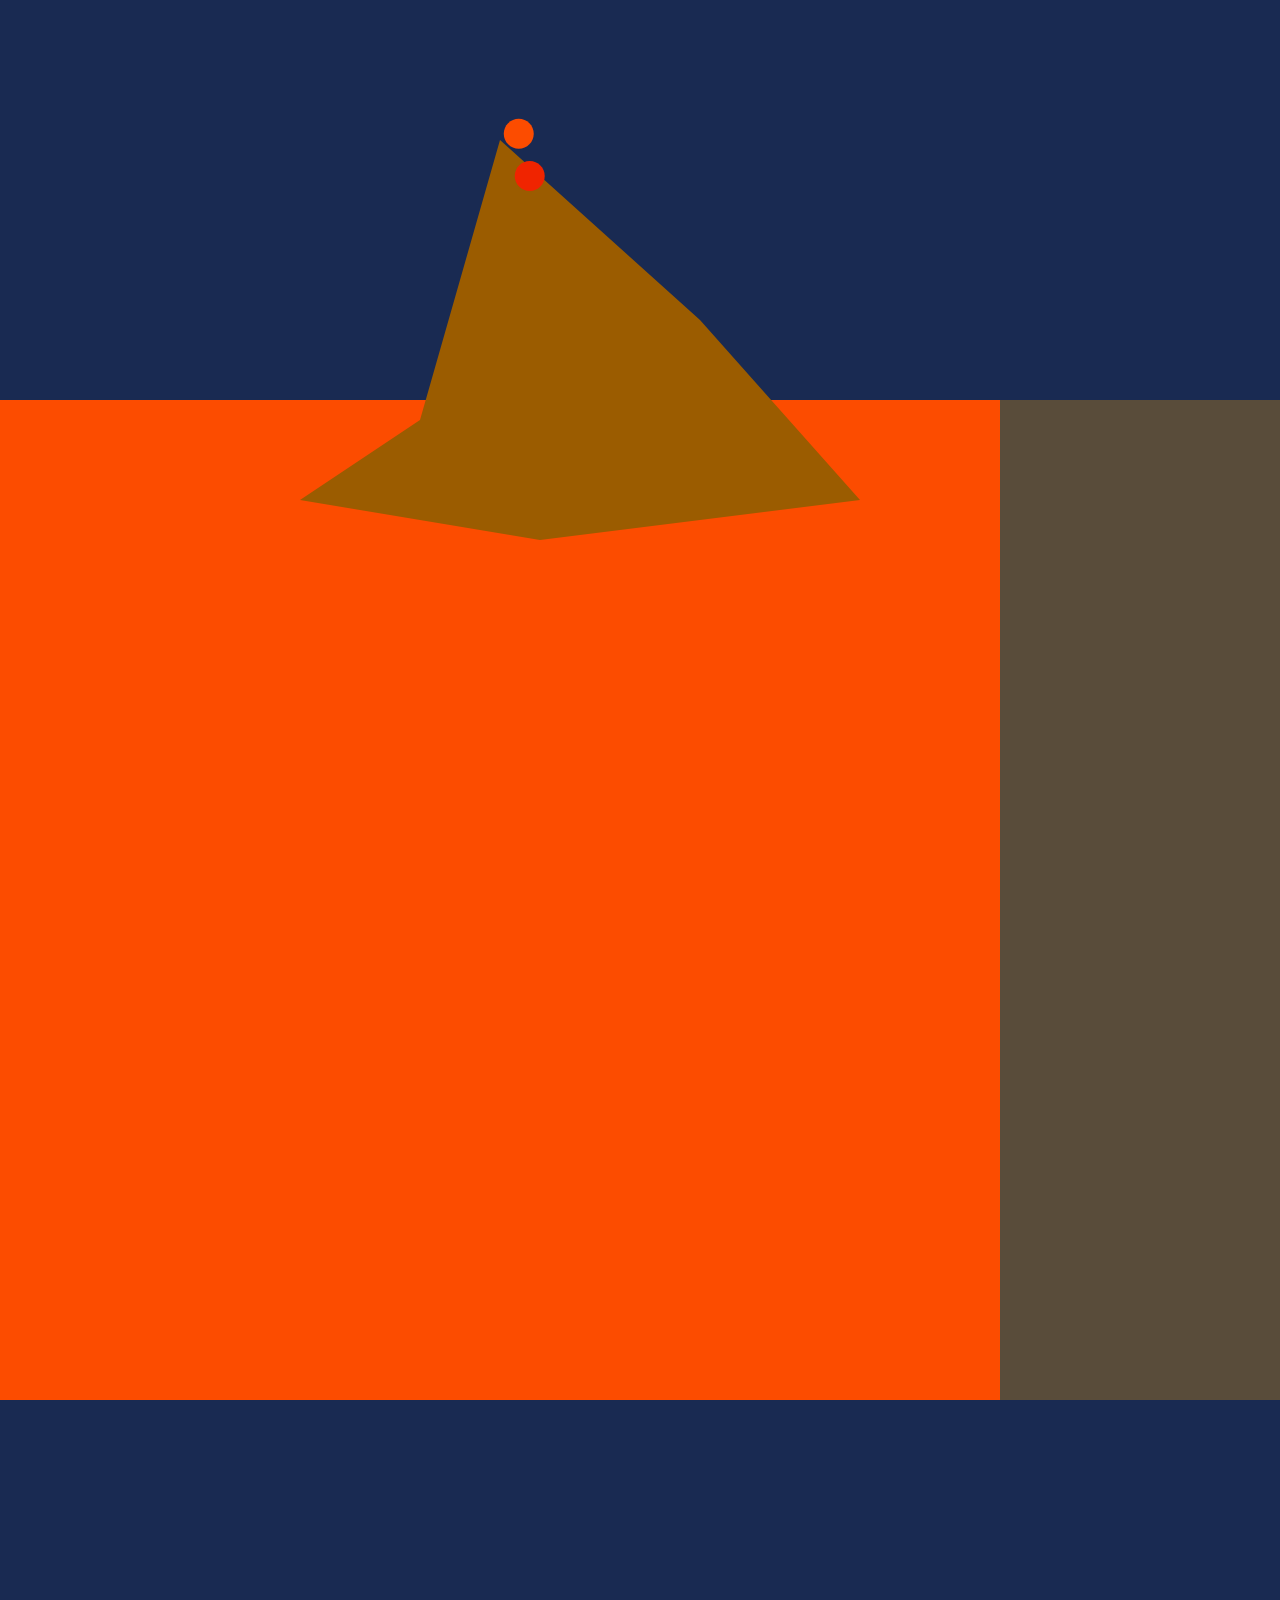
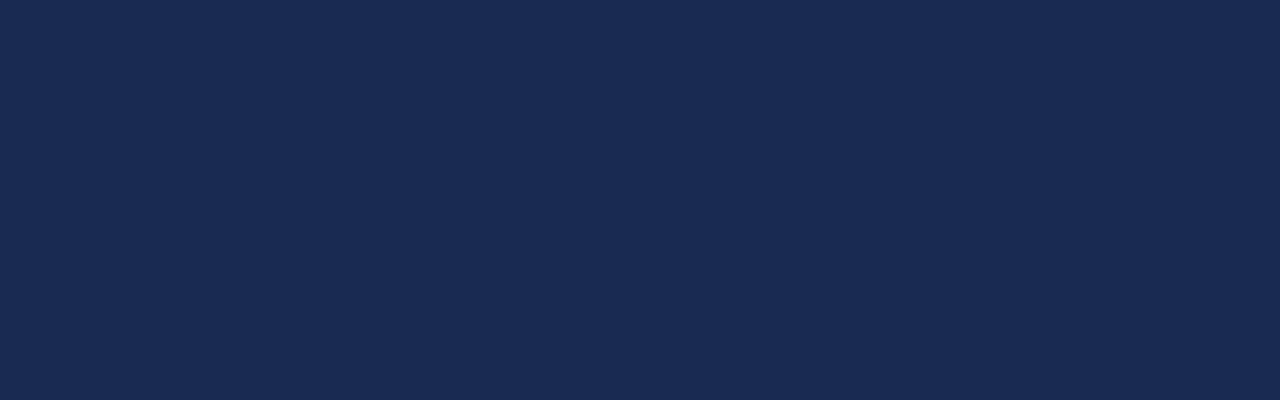
<file: Verkefni 02/index.html>
<!DOCTYPE html>
<html>
  <head>
    <!-- Þessari síðu skaltu ekki breyta -->
    <meta charset="UTF-8">
    <script src="../p5.js"></script>
    <script src="sketch.js"></script>
    <style> body {padding: 0; margin: 0;} </style>
  </head>
  <body>
  </body>
</html>
</file>
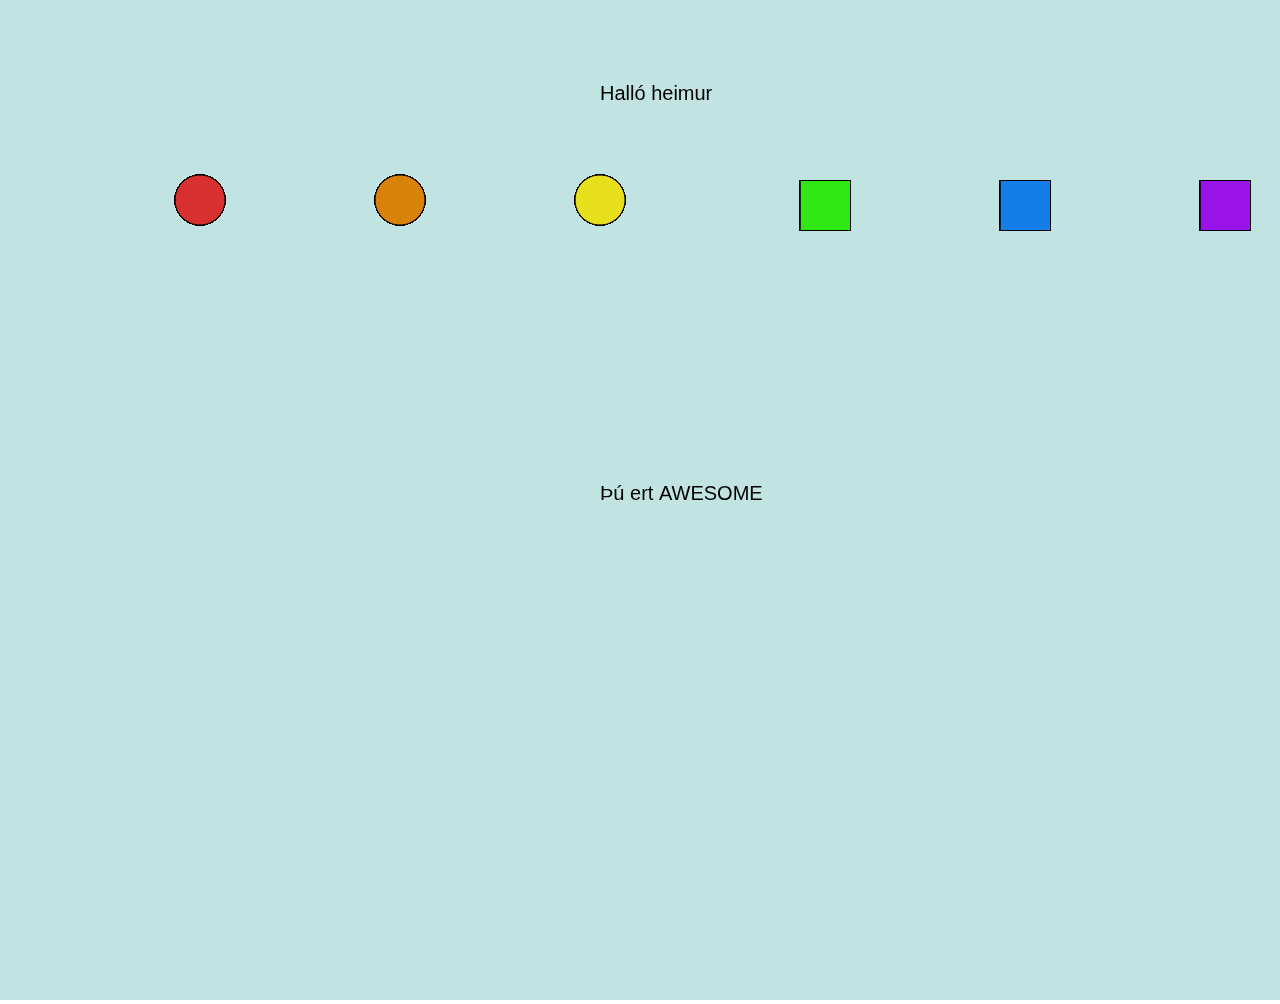
<file: Verkefni00-HalloHeimur/index.html>
<!DOCTYPE html>
<html>
  <head>
    <!-- Þessari síðu skaltu ekki breyta -->
    <meta charset="UTF-8">
    <script src="../p5.js"></script>
    <script src="sketch.js"></script>
    <style> body {padding: 0; margin: 0;} </style>
  </head>
  <body>
    
  </body>
</html>
</file>
